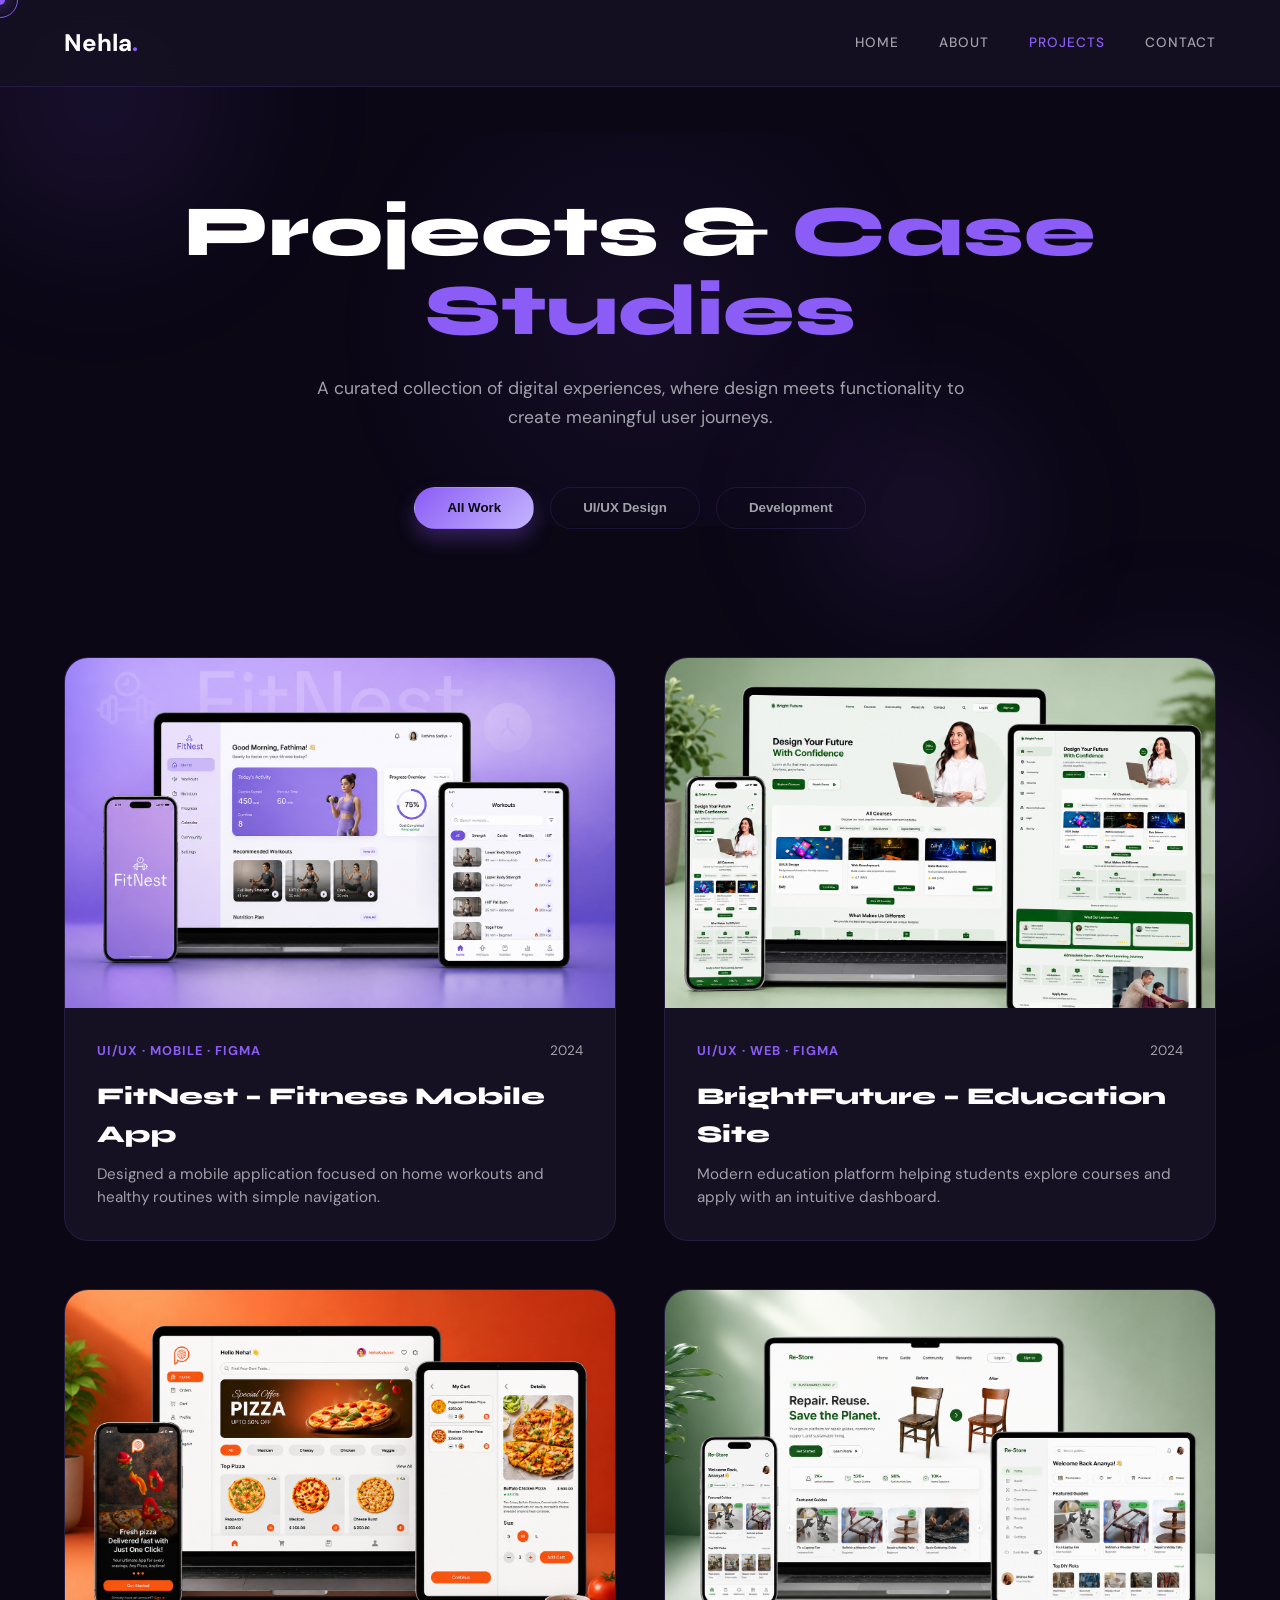
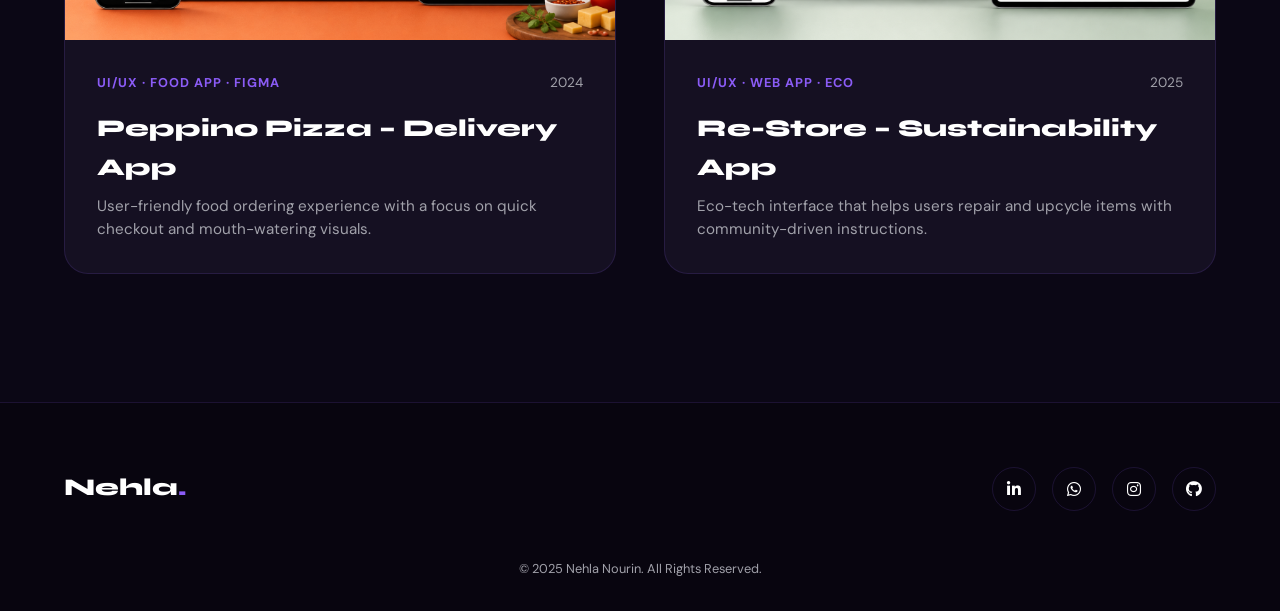
<file: projects.html>
<!DOCTYPE html>
<html lang="en">

<head>
    <meta charset="UTF-8">
    <meta name="viewport" content="width=device-width, initial-scale=1.0">
    <title>Projects — Nehla Nourin</title>
    <meta name="description" content="Portfolio projects and case studies by Nehla Nourin.">

    <!-- Fonts -->
    <link rel="preconnect" href="https://fonts.googleapis.com">
    <link rel="preconnect" href="https://fonts.gstatic.com" crossorigin>
    <link
        href="https://fonts.googleapis.com/css2?family=DM+Sans:wght@300;400;500;600&family=Syne:wght@400;700;800&display=swap"
        rel="stylesheet">

    <!-- Icons -->
    <link rel="stylesheet" href="https://cdnjs.cloudflare.com/ajax/libs/font-awesome/6.5.1/css/all.min.css">

    <style>
        :root {
            --bg: #0B0715;
            --bg-secondary: #151022;
            --accent: #8B5CF6;
            --accent-light: #C4B5FD;
            --text-white: #FFFFFF;
            --text-muted: #A1A1AA;
            --border: rgba(139, 92, 246, 0.15);
            --border-hover: rgba(139, 92, 246, 0.45);
            --shadow: 0 10px 40px rgba(139, 92, 246, 0.18);
            --glass: rgba(21, 16, 34, 0.9);
            --trans: 0.4s cubic-bezier(0.4, 0, 0.2, 1);
        }

        * {
            margin: 0;
            padding: 0;
            box-sizing: border-box;
            transition: background-color 0.3s ease, color 0.3s ease, border-color 0.3s ease, transform 0.3s ease;
        }

        html {
            scroll-behavior: smooth;
        }

        body {
            background-color: var(--bg);
            color: var(--text-white);
            font-family: 'DM Sans', sans-serif;
            overflow-x: hidden;
            line-height: 1.6;
        }

        h1,
        h2,
        h3,
        h4,
        .syne {
            font-family: 'Syne', sans-serif;
            font-weight: 800;
        }

        a {
            text-decoration: none;
            color: inherit;
        }

        ul {
            list-style: none;
        }

        /* --- Background Glows --- */
        .glow-blob {
            position: fixed;
            width: 400px;
            height: 400px;
            background: radial-gradient(circle, rgba(139, 92, 246, 0.15) 0%, transparent 70%);
            border-radius: 50%;
            z-index: -1;
            filter: blur(60px);
            animation: float 20s infinite alternate;
        }

        .blob-1 {
            top: -100px;
            left: -100px;
        }

        .blob-2 {
            bottom: -100px;
            right: -100px;
            animation-delay: -5s;
        }

        .blob-3 {
            top: 40%;
            left: 60%;
            width: 300px;
            height: 300px;
            animation-delay: -10s;
        }

        @keyframes float {
            0% {
                transform: translate(0, 0) scale(1);
            }

            100% {
                transform: translate(50px, 100px) scale(1.1);
            }
        }

        /* --- Custom Cursor --- */
        #cur {
            width: 10px;
            height: 10px;
            background: var(--accent);
            position: fixed;
            border-radius: 50%;
            pointer-events: none;
            z-index: 9999;
            transform: translate(-50%, -50%);
            box-shadow: 0 0 15px var(--accent);
        }

        #cur-r {
            width: 36px;
            height: 36px;
            border: 1.5px solid var(--accent);
            position: fixed;
            border-radius: 50%;
            pointer-events: none;
            z-index: 9998;
            transform: translate(-50%, -50%);
            transition: width 0.3s, height 0.3s, border-color 0.3s;
        }

        /* --- Navbar --- */
        nav {
            position: fixed;
            top: 0;
            width: 100%;
            z-index: 1000;
            padding: 1.5rem 5%;
            display: flex;
            justify-content: space-between;
            align-items: center;
            background: var(--glass);
            backdrop-filter: blur(14px);
            -webkit-backdrop-filter: blur(14px);
            border-bottom: 1px solid var(--border);
        }

        .logo {
            font-size: 1.5rem;
            font-weight: 800;
            color: var(--text-white);
        }

        .logo span {
            color: var(--accent);
        }

        .nav-links {
            display: flex;
            gap: 2.5rem;
        }

        .nav-links a {
            font-size: 0.85rem;
            text-transform: uppercase;
            font-weight: 500;
            color: var(--text-muted);
            letter-spacing: 1px;
            transition: var(--trans);
        }

        .nav-links a:hover,
        .nav-links a.active {
            color: var(--accent);
        }

        /* --- Hero --- */
        .projects-hero {
            padding: 12rem 5% 4rem;
            text-align: center;
            position: relative;
        }

        .hero-glow {
            position: absolute;
            top: 50%;
            left: 50%;
            transform: translate(-50%, -50%);
            width: 60%;
            height: 60%;
            background: radial-gradient(circle, rgba(139, 92, 246, 0.08) 0%, transparent 70%);
            z-index: -1;
        }

        .projects-hero h1 {
            font-size: clamp(2.5rem, 6vw, 4.5rem);
            margin-bottom: 1.5rem;
            line-height: 1.1;
        }

        .projects-hero h1 span {
            color: var(--accent);
        }

        .projects-hero p {
            color: var(--text-muted);
            max-width: 650px;
            margin: 0 auto 3.5rem;
            font-size: 1.1rem;
        }

        /* --- Filters --- */
        .filters {
            display: flex;
            justify-content: center;
            gap: 1rem;
            margin-bottom: 4rem;
        }

        .fbtn {
            padding: 0.8rem 2rem;
            border-radius: 100px;
            border: 1px solid var(--border);
            background: transparent;
            color: var(--text-muted);
            font-weight: 600;
            cursor: pointer;
            transition: var(--trans);
        }

        .fbtn:hover {
            border-color: var(--accent);
            color: var(--accent);
        }

        .fbtn.active {
            background: linear-gradient(135deg, var(--accent), var(--accent-light));
            color: var(--bg);
            border-color: transparent;
            box-shadow: 0 10px 20px rgba(139, 92, 246, 0.3);
        }

        /* --- Projects Grid --- */
        .project-grid {
            padding: 0 5% 8rem;
            display: grid;
            grid-template-columns: repeat(2, 1fr);
            gap: 3rem;
        }

        .project-card {
            background: var(--bg-secondary);
            border: 1px solid var(--border);
            border-radius: 24px;
            overflow: hidden;
            cursor: pointer;
            position: relative;
            transition: var(--trans);
        }

        .project-card:hover {
            transform: translateY(-10px);
            border-color: var(--border-hover);
            box-shadow: var(--shadow);
        }

        .p-img-wrap {
            height: 350px;
            position: relative;
            overflow: hidden;
            background: #1a1529;
        }

        .p-img-wrap img {
            width: 100%;
            height: 100%;
            object-fit: cover;
            transition: 0.6s ease;
        }

        .project-card:hover .p-img-wrap img {
            transform: scale(1.08);
        }

        .p-overlay {
            position: absolute;
            inset: 0;
            background: linear-gradient(to top, rgba(11, 7, 21, 0.95), transparent);
            display: flex;
            justify-content: center;
            align-items: center;
            opacity: 0;
            transition: 0.4s;
        }

        .project-card:hover .p-overlay {
            opacity: 1;
        }

        .view-btn {
            background: linear-gradient(135deg, var(--accent), var(--accent-light));
            color: var(--bg);
            padding: 1rem 2.5rem;
            border-radius: 100px;
            font-weight: 700;
            transform: translateY(20px);
            opacity: 0;
            transition: 0.4s 0.1s;
        }

        .project-card:hover .view-btn {
            transform: translateY(0);
            opacity: 1;
        }

        .p-info {
            padding: 2rem;
        }

        .p-meta {
            display: flex;
            justify-content: space-between;
            align-items: center;
            margin-bottom: 1rem;
        }

        .p-tag {
            color: var(--accent);
            font-size: 0.8rem;
            text-transform: uppercase;
            font-weight: 700;
            letter-spacing: 1px;
        }

        .p-year {
            color: var(--text-muted);
            font-size: 0.85rem;
        }

        .p-title {
            font-size: 1.5rem;
            color: var(--text-white);
            margin-bottom: 0.5rem;
        }

        .p-desc {
            color: var(--text-muted);
            font-size: 0.95rem;
            line-height: 1.5;
        }

        /* --- Modals --- */
        .modal {
            position: fixed;
            inset: 0;
            background: rgba(5, 2, 10, 0.98);
            z-index: 2000;
            overflow-y: auto;
            opacity: 0;
            visibility: hidden;
            transition: 0.5s;
            padding: 0;
        }

        .modal.active {
            opacity: 1;
            visibility: visible;
        }

        .modal-inner {
            max-width: 1200px;
            margin: 0 auto;
            background: var(--bg);
            min-height: 100vh;
            position: relative;
        }

        .close-modal {
            position: fixed;
            top: 2rem;
            right: 2rem;
            width: 50px;
            height: 50px;
            background: var(--bg-secondary);
            border: 1px solid var(--border);
            border-radius: 50%;
            display: flex;
            justify-content: center;
            align-items: center;
            color: var(--text-white);
            cursor: pointer;
            z-index: 2100;
            transition: var(--trans);
        }

        .close-modal:hover {
            background: var(--accent);
            color: var(--bg);
            border-color: var(--accent);
        }

        .m-hero {
            padding: 8rem 5% 4rem;
            text-align: center;
            border-bottom: 1px solid var(--border);
        }

        .m-hero-img {
            width: 100%;
            height: 500px;
            border-radius: 32px;
            margin-top: 3rem;
            overflow: hidden;
            border: 1px solid var(--border);
        }

        .m-hero-img img {
            width: 100%;
            height: 100%;
            object-fit: cover;
        }

        .m-grid {
            display: grid;
            grid-template-columns: 2fr 1fr;
            gap: 5rem;
            padding: 5rem 5%;
        }

        .m-section {
            margin-bottom: 5rem;
        }

        .m-section h3 {
            font-size: 2rem;
            margin-bottom: 1.5rem;
            position: relative;
            padding-left: 1.5rem;
        }

        .m-section h3::before {
            content: '';
            position: absolute;
            left: 0;
            top: 0.5rem;
            bottom: 0.5rem;
            width: 4px;
            background: var(--accent);
            border-radius: 10px;
        }

        .m-section p {
            font-size: 1.1rem;
            color: var(--text-muted);
            margin-bottom: 1.5rem;
        }

        .m-sidebar-box {
            background: var(--bg-secondary);
            border: 1px solid var(--border);
            border-radius: 20px;
            padding: 2rem;
            margin-bottom: 2rem;
        }

        .m-sidebar-box h4 {
            font-size: 0.8rem;
            text-transform: uppercase;
            color: var(--accent);
            letter-spacing: 2px;
            margin-bottom: 1.5rem;
        }

        .m-side-item {
            margin-bottom: 1.2rem;
        }

        .m-side-label {
            font-size: 0.75rem;
            color: var(--text-muted);
            text-transform: uppercase;
            font-weight: 700;
            display: block;
            margin-bottom: 4px;
        }

        .m-side-val {
            font-size: 1rem;
            color: var(--text-white);
            font-weight: 500;
        }

        .m-process-grid {
            display: grid;
            grid-template-columns: repeat(2, 1fr);
            gap: 2rem;
            margin-top: 2rem;
        }

        .process-step {
            background: var(--bg-secondary);
            border: 1px solid var(--border);
            padding: 2rem;
            border-radius: 20px;
        }

        .step-num {
            font-size: 3rem;
            font-weight: 800;
            color: var(--accent);
            opacity: 0.2;
            margin-bottom: -1rem;
        }

        .mockup-sec {
            padding: 5rem 5%;
            background: var(--bg-secondary);
            border-top: 1px solid var(--border);
            border-bottom: 1px solid var(--border);
        }

        .mockup-grid {
            display: grid;
            grid-template-columns: repeat(2, 1fr);
            gap: 2rem;
        }

        .mockup-item {
            border-radius: 20px;
            overflow: hidden;
            border: 1px solid var(--border);
            box-shadow: var(--shadow);
        }

        .m-footer {
            padding: 5rem 5%;
            text-align: center;
            border-top: 1px solid var(--border);
        }

        /* --- Footer --- */
        footer {
            padding: 4rem 5% 2rem;
            background: #08050f;
            border-top: 1px solid var(--border);
        }

        .foot-top {
            display: flex;
            justify-content: space-between;
            align-items: center;
            margin-bottom: 3rem;
        }

        .foot-socials {
            display: flex;
            gap: 1rem;
        }

        .soc-icon {
            width: 44px;
            height: 44px;
            border: 1px solid var(--border);
            border-radius: 50%;
            display: flex;
            justify-content: center;
            align-items: center;
            transition: var(--trans);
        }

        .soc-icon:hover {
            background: var(--accent);
            border-color: var(--accent);
            color: var(--bg);
            transform: translateY(-5px);
        }

        /* --- Reveal --- */
        .rv {
            opacity: 0;
            transform: translateY(30px);
            transition: 0.8s ease;
        }

        .rv.on {
            opacity: 1;
            transform: translateY(0);
        }

        /* --- Responsive --- */
        @media (max-width: 992px) {
            .project-grid {
                grid-template-columns: 1fr;
            }

            .m-grid {
                grid-template-columns: 1fr;
            }
        }

        @media (max-width: 768px) {
            .nav-links {
                display: none;
            }

            .mockup-grid {
                grid-template-columns: 1fr;
            }
        }
    </style>
</head>

<body>

    <div class="glow-blob blob-1"></div>
    <div class="glow-blob blob-2"></div>
    <div class="glow-blob blob-3"></div>

    <div id="cur"></div>
    <div id="cur-r"></div>

    <!-- Navbar -->
    <nav>
        <a href="index.html" class="logo">Nehla<span>.</span></a>
        <div class="nav-links">
            <a href="index.html#home">Home</a>
            <a href="index.html#about">About</a>
            <a href="projects.html" class="active">Projects</a>
            <a href="index.html#contact">Contact</a>
        </div>
    </nav>

    <!-- Hero -->
    <header class="projects-hero">
        <div class="hero-glow"></div>
        <div class="rv on">
            <h1 class="syne">Projects & <span>Case Studies</span></h1>
            <p>A curated collection of digital experiences, where design meets functionality to create meaningful user
                journeys.</p>
        </div>

        <div class="filters rv on" style="transition-delay: 0.2s;">
            <button class="fbtn active" data-cat="all">All Work</button>
            <button class="fbtn" data-cat="uiux">UI/UX Design</button>
            <button class="fbtn" data-cat="dev">Development</button>
        </div>
    </header>

    <!-- Grid -->
    <main class="project-grid">
        <!-- Project 1: FitNest -->
        <div class="project-card rv on" data-cat="uiux" onclick="openModal('fitnest')">
            <div class="p-img-wrap" style="background: linear-gradient(135deg, #8B5CF6, #C4B5FD);">
                <img src="./images/fitnest.png" alt="FitNest">
                <div class="p-overlay">
                    <button class="view-btn">View Case Study <i class="fas fa-arrow-right"></i></button>
                </div>
            </div>
            <div class="p-info">
                <div class="p-meta">
                    <span class="p-tag">UI/UX · Mobile · Figma</span>
                    <span class="p-year">2024</span>
                </div>
                <h3 class="p-title">FitNest – Fitness Mobile App</h3>
                <p class="p-desc">Designed a mobile application focused on home workouts and healthy routines with
                    simple navigation.</p>
            </div>
        </div>

        <!-- Project 2: BrightFuture -->
        <div class="project-card rv on" data-cat="uiux" onclick="openModal('brightfuture')"
            style="transition-delay: 0.1s;">
            <div class="p-img-wrap" style="background: linear-gradient(135deg, #38BDF8, #8B5CF6);">
                <img src="./images/bright future 2.png" alt="BrightFuture">
                <div class="p-overlay">
                    <button class="view-btn">View Case Study <i class="fas fa-arrow-right"></i></button>
                </div>
            </div>
            <div class="p-info">
                <div class="p-meta">
                    <span class="p-tag">UI/UX · Web · Figma</span>
                    <span class="p-year">2024</span>
                </div>
                <h3 class="p-title">BrightFuture – Education Site</h3>
                <p class="p-desc">Modern education platform helping students explore courses and apply with an intuitive
                    dashboard.</p>
            </div>
        </div>

        <!-- Project 3: Peppino Pizza -->
        <div class="project-card rv on" data-cat="uiux" onclick="openModal('peppino')" style="transition-delay: 0.2s;">
            <div class="p-img-wrap" style="background: linear-gradient(135deg, #f97316, #dc2626);">
                <img src="./images/pepino.png" alt="Peppino Pizza">
                <div class="p-overlay">
                    <button class="view-btn">View Case Study <i class="fas fa-arrow-right"></i></button>
                </div>
            </div>
            <div class="p-info">
                <div class="p-meta">
                    <span class="p-tag">UI/UX · Food App · Figma</span>
                    <span class="p-year">2024</span>
                </div>
                <h3 class="p-title">Peppino Pizza – Delivery App</h3>
                <p class="p-desc">User-friendly food ordering experience with a focus on quick checkout and
                    mouth-watering visuals.</p>
            </div>
        </div>

        <!-- Project 4: Re-Store -->
        <div class="project-card rv on" data-cat="uiux" onclick="openModal('restore')" style="transition-delay: 0.3s;">
            <div class="p-img-wrap" style="background: linear-gradient(135deg, #16a34a, #8B5CF6);">
                <img src="./images/restore.png" alt="Re-Store">
                <div class="p-overlay">
                    <button class="view-btn">View Case Study <i class="fas fa-arrow-right"></i></button>
                </div>
            </div>
            <div class="p-info">
                <div class="p-meta">
                    <span class="p-tag">UI/UX · Web App · Eco</span>
                    <span class="p-year">2025</span>
                </div>
                <h3 class="p-title">Re-Store – Sustainability App</h3>
                <p class="p-desc">Eco-tech interface that helps users repair and upcycle items with community-driven
                    instructions.</p>
            </div>
        </div>
    </main>

    <!-- Footer -->
    <footer>
        <div class="foot-top">
            <h2 class="logo">Nehla<span>.</span></h2>
            <div class="foot-socials">
                <a href="https://www.linkedin.com/in/nehla-nourin-430a36295/" class="soc-icon"><i
                        class="fa-brands fa-linkedin-in"></i></a>
                <a href="https://wa.me/+919645883490" class="soc-icon"><i class="fa-brands fa-whatsapp"></i></a>
                <a href="https://www.instagram.com/nehla_nourin_/" class="soc-icon"><i
                        class="fa-brands fa-instagram"></i></a>
                <a href="https://github.com/NehlaNourin" class="soc-icon"><i class="fa-brands fa-github"></i></a>
            </div>
        </div>
        <p style="text-align: center; color: var(--text-muted); font-size: 0.8rem;">© 2025 Nehla Nourin. All Rights
            Reserved.</p>
    </footer>

    <!-- CASE STUDY MODAL TEMPLATE -->
    <div id="modal-container" class="modal">
        <div class="close-modal" onclick="closeModal()">
            <i class="fas fa-times"></i>
        </div>
        <div class="modal-inner" id="modal-content">
            <!-- Content injected via JS -->
        </div>
    </div>

    <script>
        // --- Cursor ---
        const cur = document.getElementById('cur');
        const curR = document.getElementById('cur-r');
        let mouseX = 0, mouseY = 0, ringX = 0, ringY = 0;

        window.addEventListener('mousemove', e => {
            mouseX = e.clientX; mouseY = e.clientY;
            cur.style.left = mouseX + 'px'; cur.style.top = mouseY + 'px';
        });

        function animateRing() {
            ringX += (mouseX - ringX) * 0.15;
            ringY += (mouseY - ringY) * 0.15;
            curR.style.left = ringX + 'px'; curR.style.top = ringY + 'px';
            requestAnimationFrame(animateRing);
        }
        animateRing();

        // --- Modals Logic ---
        const projects = {
            fitnest: {
                title: "FitNest – Fitness Mobile Application",
                tag: "UI/UX · Mobile App · Figma",
                year: "2025",
                overview: "Designed a mobile application focused on home workouts and healthy routines. The project aimed to simplify the fitness journey for beginners by providing structured workout programs and intuitive progress tracking.",
                problem: "Many fitness apps are overwhelming for beginners, with cluttered interfaces and complex navigation that discourages regular use.",
                research: "User interviews revealed that people wanted clear, bite-sized workout instructions and a visual way to see their daily progress without deep diving into menus.",
                process: ["User Research & Personas", "Information Architecture", "Low-Fidelity Wireframes", "High-Fidelity UI Design", "Interactive Prototyping"],
                screens: ["Splash & Onboarding", "Daily Workout Plan", "Exercise Detail View", "Progress Dashboard"],
                palette: ["#8B5CF6", "#C4B5FD", "#FFFFFF", "#0B0715"],
                image: "./images/image 1.png"
            },
            brightfuture: {
                title: "BrightFuture – Education Website",
                tag: "UI/UX · Education · Web Design",
                year: "2025",
                overview: "Designed a modern education website to help students explore courses and apply easily. The platform balances deep information with a clean, accessible layout.",
                problem: "Traditional education portals are often outdated and hard to navigate, leading to drop-offs during the application process.",
                research: "We found that students prioritize course discovery and clear admission timelines. The design needed to feel 'trustworthy' yet 'futuristic'.",
                process: ["Stakeholder Interviews", "Site Mapping", "Responsive Wireframing", "UI System Creation", "Accessibility Audit"],
                screens: ["Hero & Course Search", "Course Catalog", "Application Portal", "Student Dashboard"],
                palette: ["#38BDF8", "#8B5CF6", "#FFFFFF", "#0B0715"],
                image: "./images/birgt lap screen.png"
            },
            peppino: {
                title: "Peppino Pizza – Food Delivery App",
                tag: "UI/UX · Food App · Mobile App",
                year: "2024",
                overview: "A smooth food ordering experience designed to make picking and purchasing pizza a delight. Focused on high-quality imagery and a frictionless checkout.",
                problem: "High abandonment rates during checkout in food apps often stem from confusing cart management and slow payment steps.",
                research: "Users eat with their eyes. High-fidelity food photography paired with a one-click 're-order' feature was the winning combination.",
                process: ["Competitive Analysis", "User Flow Mapping", "Visual Design", "Motion Design", "Usability Testing"],
                screens: ["Menu Exploration", "Customizer View", "Smart Cart", "Order Tracking"],
                palette: ["#F97316", "#DC2626", "#FFFFFF", "#151022"],
                image: "./images/peppino phone screen.png"
            },
            restore: {
                title: "Re-Store – Sustainability Web App",
                tag: "UI/UX · Web App · Sustainability",
                year: "2025",
                overview: "A sustainability-focused web application that helps users repair, reuse, and upcycle everyday items through a community-driven database.",
                problem: "People often throw away repairable items because they don't know where to start or feel intimidated by complex DIY guides.",
                research: "The app needed to feel 'helpful' and 'approachable'. Gamification through community badges encouraged expert users to contribute guides.",
                process: ["Problem Definition", "Feature Prioritization", "Dark Mode UI Design", "Community Flow Design", "Prototyping"],
                screens: ["Item Discovery", "Step-by-Step Guide", "Community Forum", "User Impact Stats"],
                palette: ["#16A34A", "#8B5CF6", "#FFFFFF", "#0B0715"],
                image: "./images/briht.png"
            }
        };

        function openModal(id) {
            const data = projects[id];
            const content = document.getElementById('modal-content');

            content.innerHTML = `
                <div class="m-hero">
                    <span class="p-tag">${data.tag}</span>
                    <h1 class="syne" style="margin: 1rem 0;">${data.title}</h1>
                    <p>${data.overview}</p>
                    <div class="m-hero-img">
                        <img src="${data.image}" alt="${data.title}">
                    </div>
                </div>

                <div class="m-grid">
                    <div class="m-left">
                        <div class="m-section">
                            <h3>The Problem</h3>
                            <p>${data.problem}</p>
                        </div>
                        <div class="m-section">
                            <h3>User Research</h3>
                            <p>${data.research}</p>
                        </div>
                        <div class="m-section">
                            <h3>The Design Process</h3>
                            <div class="m-process-grid">
                                ${data.process.map((step, i) => `
                                    <div class="process-step">
                                        <div class="step-num">0${i + 1}</div>
                                        <h4 style="margin-top:1rem; color:var(--text-white);">${step}</h4>
                                    </div>
                                `).join('')}
                            </div>
                        </div>
                    </div>

                    <div class="m-right">
                        <div class="m-sidebar-box">
                            <h4>Project Info</h4>
                            <div class="m-side-item">
                                <span class="m-side-label">Role</span>
                                <span class="m-side-val">Lead UI/UX Designer</span>
                            </div>
                            <div class="m-side-item">
                                <span class="m-side-label">Timeline</span>
                                <span class="m-side-val">4 Weeks</span>
                            </div>
                            <div class="m-side-item">
                                <span class="m-side-label">Year</span>
                                <span class="m-side-val">${data.year}</span>
                            </div>
                        </div>

                        <div class="m-sidebar-box">
                            <h4>Visual Identity</h4>
                            <div style="display:flex; gap:10px; margin-top:1rem;">
                                ${data.palette.map(color => `
                                    <div style="width:30px; height:30px; border-radius:50%; background:${color}; border:1px solid var(--border);"></div>
                                `).join('')}
                            </div>
                            <p style="font-size:0.8rem; margin-top:1rem;">Headings: Syne<br>Body: DM Sans</p>
                        </div>
                    </div>
                </div>

                <div class="mockup-sec">
                    <h3 class="syne" style="text-align:center; margin-bottom:3rem; font-size:2rem;">UI Showcase</h3>
                    <div class="mockup-grid">
                        ${data.screens.map(screen => `
                            <div class="mockup-item">
                                <div style="padding:1.5rem; background:var(--bg); border-bottom:1px solid var(--border); display:flex; align-items:center; gap:8px;">
                                    <div style="width:10px; height:10px; border-radius:50%; background:#ff5f57;"></div>
                                    <div style="width:10px; height:10px; border-radius:50%; background:#febc2e;"></div>
                                    <div style="width:10px; height:10px; border-radius:50%; background:#28c840;"></div>
                                    <span style="font-size:0.7rem; color:var(--text-muted); margin-left:10px;">${screen}</span>
                                </div>
                                <div style="height:400px; background:linear-gradient(135deg, ${data.palette[0]}33, transparent); display:flex; align-items:center; justify-content:center;">
                                    <span style="font-family:'Syne'; font-weight:800; color:${data.palette[0]}; opacity:0.5; font-size:1.5rem;">${screen} Mockup</span>
                                </div>
                            </div>
                        `).join('')}
                    </div>
                </div>
                                <div class="m-section" style="padding: 5rem 5% 0;">
                    <h3>Key Learnings</h3>
                    <p>This project pushed my understanding of information architecture and the importance of user feedback loops. Designing for ${data.title} taught me how to balance complex data with visual simplicity.</p>
                </div>

                <div class="m-section" style="padding: 5rem 5% 2rem;">
                    <h3 class="syne" style="margin-bottom: 2rem;">Other Projects</h3>
                    <div style="display: grid; grid-gap: 2rem; grid-template-columns: repeat(auto-fit, minmax(280px, 1fr));">
                        ${Object.keys(projects).filter(k => k !== id).slice(0, 2).map(k => `
                            <div class="project-card" style="padding: 1.5rem; background: var(--bg-secondary); border: 1px solid var(--border);" onclick="openModal('${k}')">
                                <h4 class="syne" style="font-size: 1.2rem; color: var(--text-white); margin-bottom: 0.5rem;">${projects[k].title.split(' – ')[0]}</h4>
                                <span class="p-tag" style="font-size: 0.7rem;">View Project <i class="fas fa-arrow-right"></i></span>
                            </div>
                        `).join('')}
                    </div>
                </div>

                <div class="m-footer">
                    <button class="fbtn active" onclick="closeModal()">Back to All Projects</button>
                </div>
            `;

            document.getElementById('modal-container').classList.add('active');
            document.body.style.overflow = 'hidden';
        }

        function closeModal() {
            document.getElementById('modal-container').classList.remove('active');
            document.body.style.overflow = 'auto';
        }

        // Close on Esc
        window.addEventListener('keydown', e => {
            if (e.key === 'Escape') closeModal();
        });

        // --- Filters Logic ---
        document.querySelectorAll('.fbtn').forEach(btn => {
            btn.addEventListener('click', () => {
                document.querySelectorAll('.fbtn').forEach(b => b.classList.remove('active'));
                btn.classList.add('active');
                const cat = btn.getAttribute('data-cat');

                document.querySelectorAll('.project-card').forEach(card => {
                    if (cat === 'all' || card.getAttribute('data-cat') === cat) {
                        card.style.display = 'block';
                        setTimeout(() => card.style.opacity = '1', 10);
                    } else {
                        card.style.opacity = '0';
                        setTimeout(() => card.style.display = 'none', 400);
                    }
                });
            });
        });
    </script>
</body>

</html>
</file>
